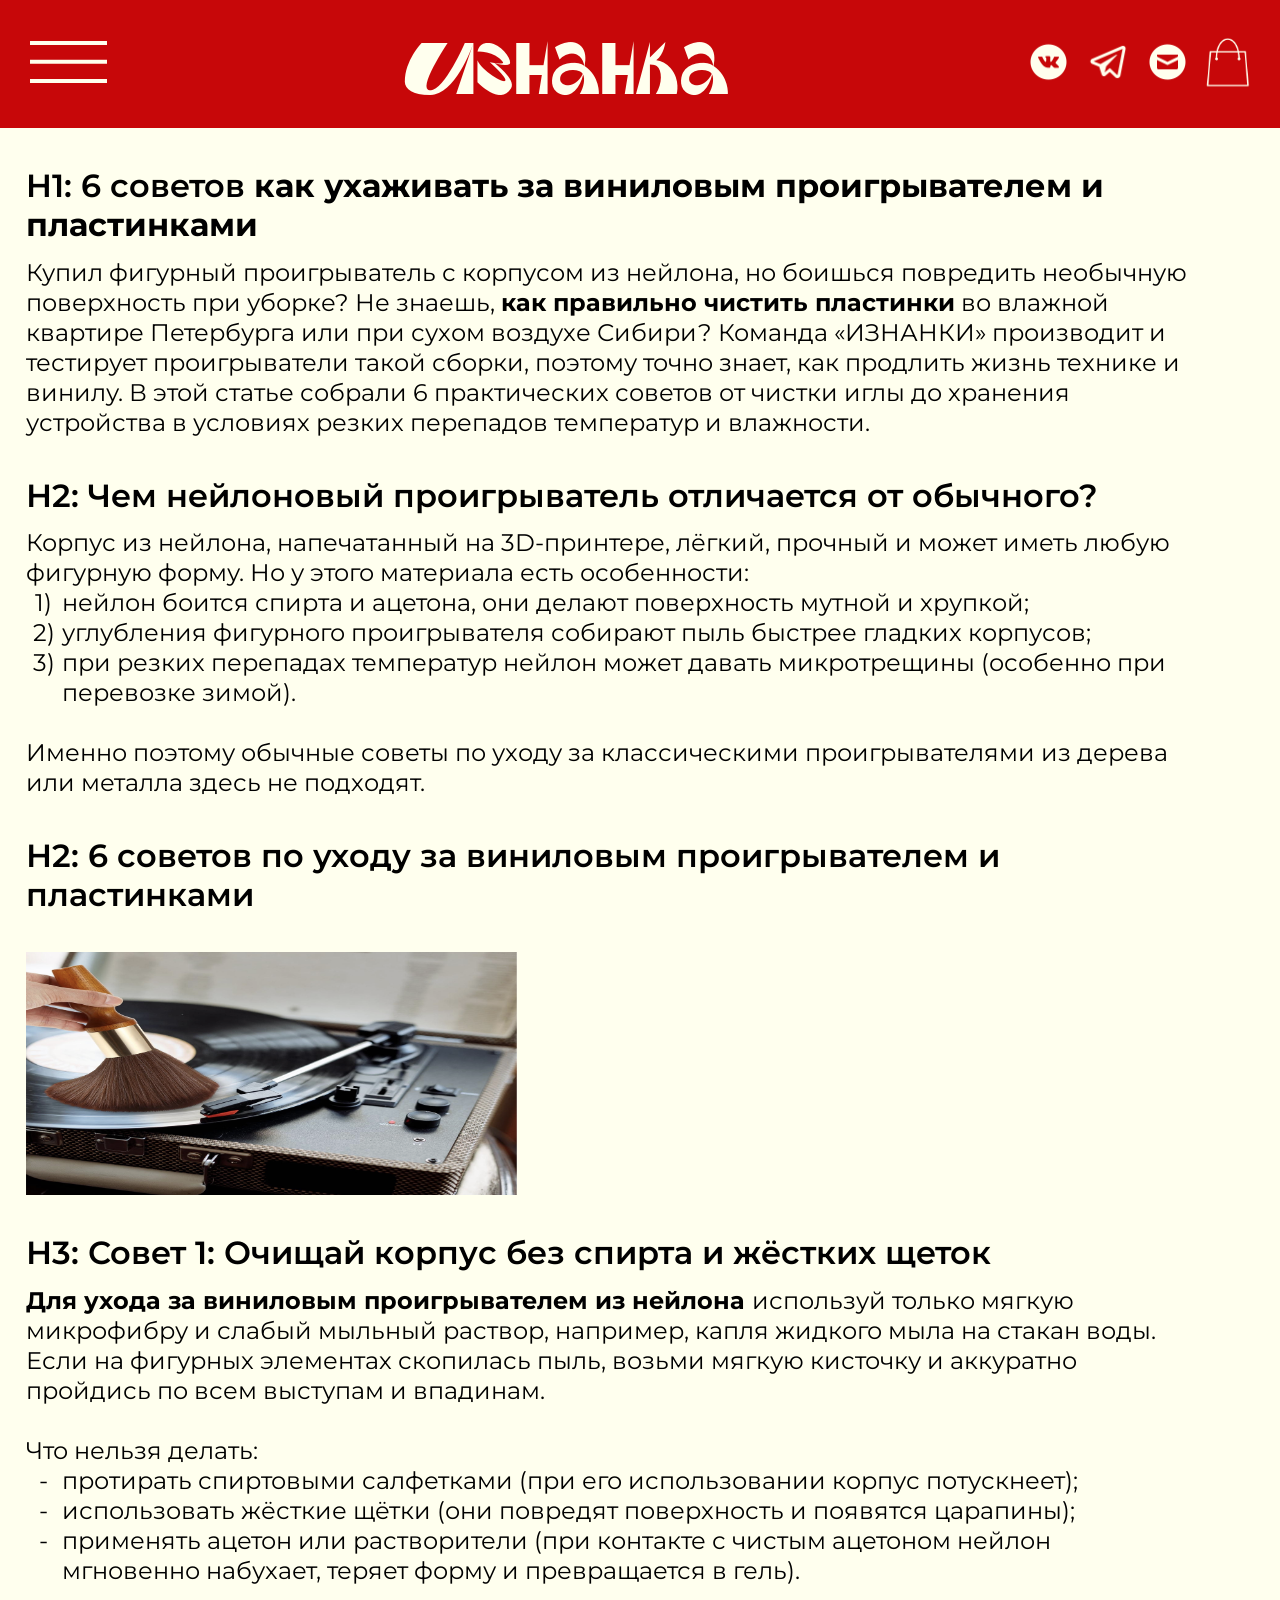
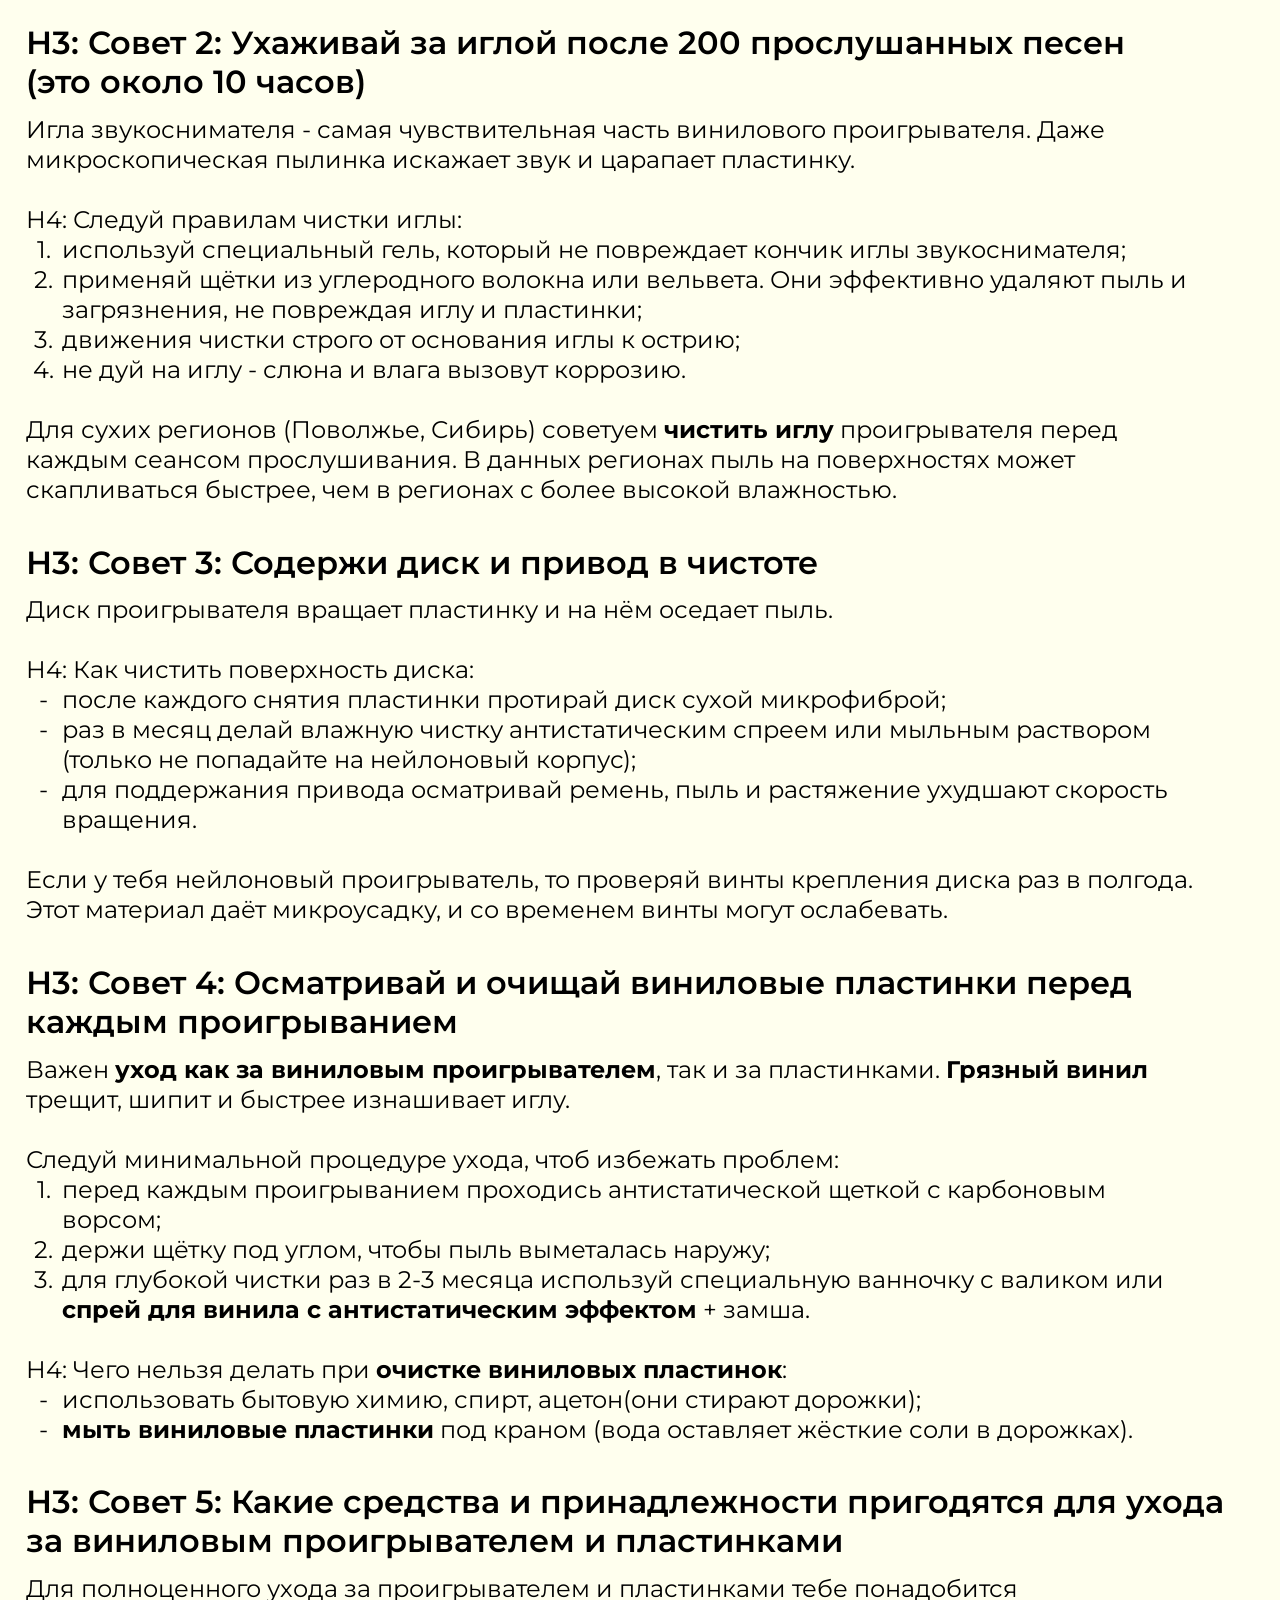
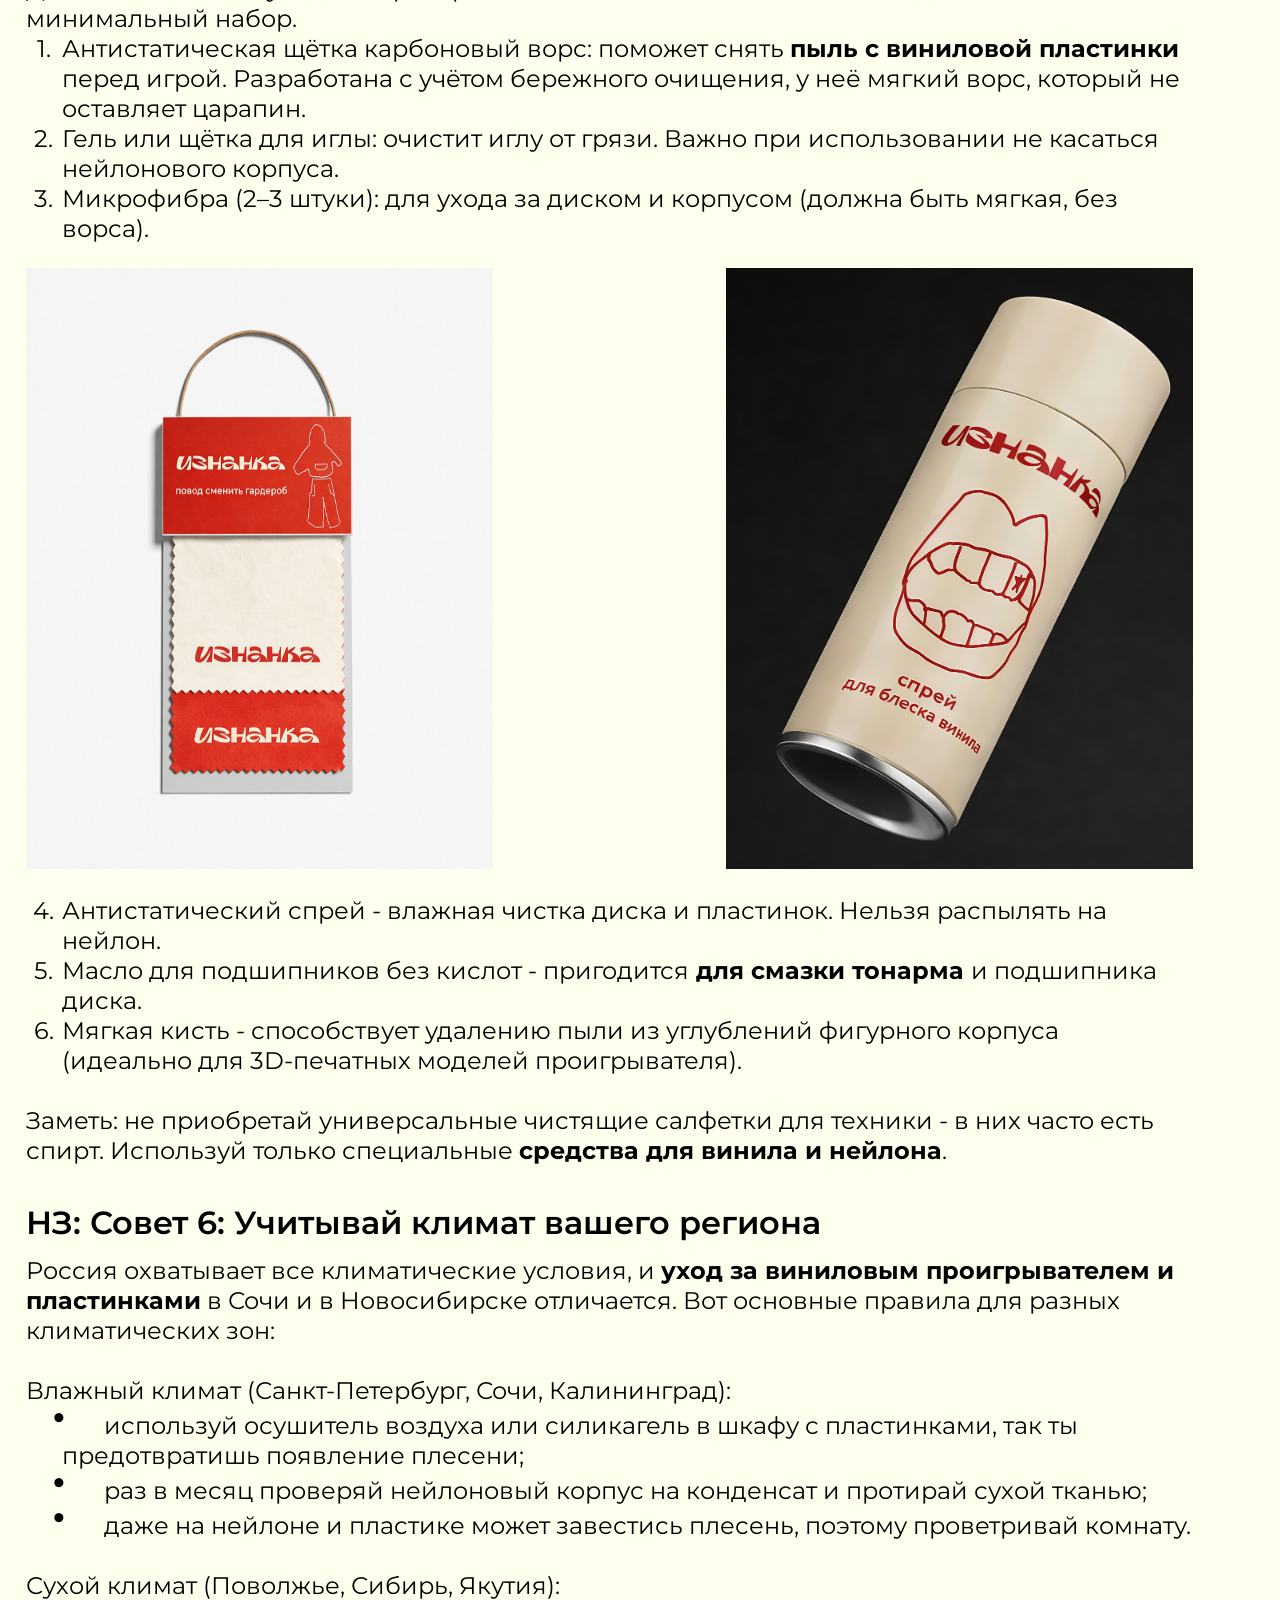
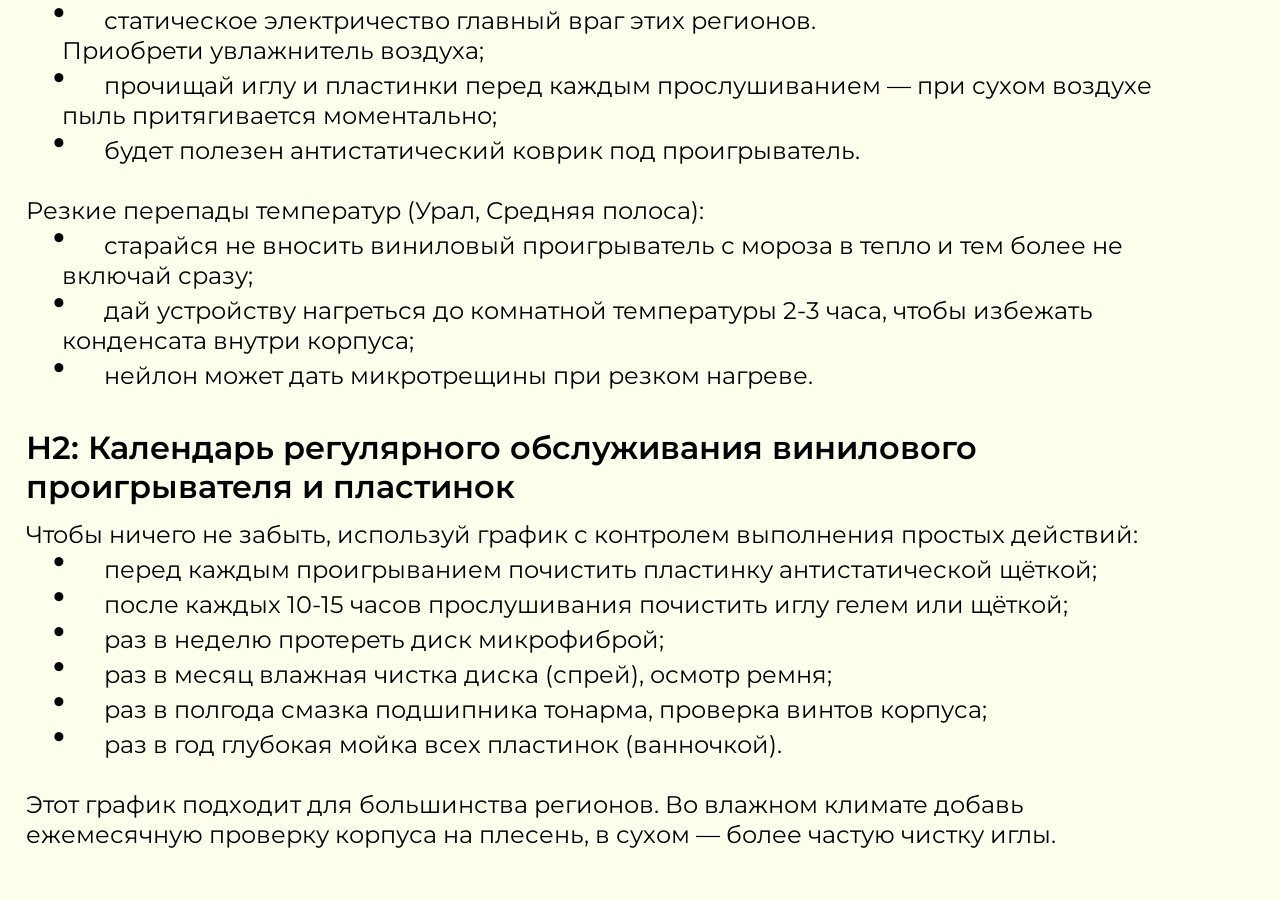
<file: 6-sovetov-kak-uhazhivatь-za-vinilovym-proigryvatelem-i-plastinkami.html>
<!DOCTYPE html>
<html lang="ru">

<head>
  <meta charset="UTF-8">
  <meta name="viewport" content="width=device-width, initial-scale=1.0">
  <title>6 советов как ухаживать за виниловым проигрывателем и пластинками</title>
  <link rel="stylesheet" href="assets/styles/articles.css">

</head>

<body>
    <div class="mobile-side-menu mobile" id="mobileMenu">
    <div class="mobile-menu-inner">
      <div class="mobile-menu-header">
        <button class="menu-close-btn" id="closeMobileMenu">&times;</button>
      </div>
      <nav class="mobile-menu-nav">
        <a id="who-is-mobile" href="index.html" class="menu-link">кто мы? чё мы?</a>
        <a id="na-mobile" href="index.html" class="menu-link">глянуть варики</a>
        <a id="delivery-mobile" href="index.html" class="menu-link">доставка</a>
        <a id="cont-mobile" href="index.html" class="menu-link">обратка, ок</a>
        <a id="question-mobile" href="index.html" class="menu-link">вот в чем вопрос</a>
                <a id="articles-mobile" href="articles.html" class="menu-link">тексты</a>

      </nav>
      <div class="mobile-menu-footer">
        <p>Изнанка — твой звук</p>
      </div>
    </div>
  </div>

  <div class="side-menu" id="sideMenu">
    <div class="menu-header">
      <button class="menu-close-btn" id="closeMenu">&times;</button>
    </div>
    <nav class="menu-nav">
      <a id="who-is" href="index.html" class="menu-link">кто мы? чё мы?</a>
      <a id="na" href="index.html" class="menu-link">глянуть варики</a>
      <a id="delivery" href="index.html" class="menu-link">доставка</a>
      <a id="cont" href="index.html" class="menu-link">обратка, ок</a>
      <a id="question" href="index.html" class="menu-link">вот в чем вопрос</a>
      <a id="articles" href="articles.html" class="menu-link">тексты</a>

    </nav>
  </div>
  <header>
    <div class="header visible" id="header">
      <div class="header-left">
        <div class="menu-icon unmobile menu-open-btn">
          <img src="assets/icons/menu-icon-reverse.svg" alt="arrow">
        </div>
      </div>

      <div class="logo">Изнанка</div>

      <div class="header-right">
        <div class="header-icons">
          <a href="https://vk.ru/club236979089"><img src="assets/icons/vk-white.svg" alt="arrow"></a>
          <a href="https://t.me/iznankazvuka"><img src="assets/icons/telegram-white.svg" alt="arrow"></a>
          <a href="varya.fedorova.06@list.ru"><img src="assets/icons/main-white.svg" alt="arrow"></a>
          <a class="cart-button"><img id="cart-icon-mobile" src="assets/icons/cart-icon-reverse.svg" alt="arrow"></a>
        </div>
      </div>
    </div>
  </header>

  <article class="container">
    <h1 class="subtitle">
      H1: 6 советов <strong> как ухаживать за виниловым проигрывателем и пластинками</strong>
    </h1>
    <div class="text-content">
      <p>Купил фигурный проигрыватель с корпусом из нейлона, но боишься повредить необычную поверхность при уборке? Не
        знаешь, <strong>как правильно чистить пластинки</strong> во влажной квартире Петербурга или при сухом воздухе
        Сибири? Команда «ИЗНАНКИ» производит и тестирует проигрыватели такой сборки, поэтому точно знает, как продлить
        жизнь
        технике и винилу. В этой статье собрали 6 практических советов от чистки иглы до хранения устройства в условиях
        резких перепадов температур и влажности.</p>
    </div>

    <h1 class="subtitle">
      Н2: Чем нейлоновый проигрыватель отличается от обычного?
    </h1>
    <div class="text-content">
      <p>Корпус из нейлона, напечатанный на 3D-принтере, лёгкий, прочный и может иметь любую фигурную форму. Но у этого
        материала есть особенности:
      <ol class="custom-counter" id="features-nylon">
        <li>нейлон боится спирта и ацетона, они делают поверхность мутной и хрупкой;</li>
        <li>углубления фигурного проигрывателя собирают пыль быстрее гладких корпусов;</li>
        <li>при резких перепадах температур нейлон может давать микротрещины (особенно при перевозке зимой).</li>
      </ol>
      <br>
      Именно поэтому обычные советы по уходу за классическими проигрывателями из дерева или металла здесь не подходят.
      </p>
    </div>

    <h1 class="subtitle">
      Н2: 6 советов по уходу за виниловым проигрывателем и пластинками
    </h1>
    <img src="assets/media/article1_img1.png" alt="arrow">

    <h1 class="subtitle">
      Н3: Совет 1: Очищай корпус без спирта и жёстких щеток
    </h1>
    <div class="text-content">
      <strong>Для ухода за виниловым проигрывателем из нейлона </strong>используй только мягкую микрофибру и слабый
      мыльный раствор,
      например, капля жидкого мыла на стакан воды. Если на фигурных элементах скопилась пыль, возьми мягкую кисточку и
      аккуратно пройдись по всем выступам и впадинам. <br> <br>
      Что нельзя делать: <br>
      <ol class="custom-counter" id="cant-do">
        <li>протирать спиртовыми салфетками (при его использовании корпус потускнеет);</li>
        <li>использовать жёсткие щётки (они повредят поверхность и появятся царапины);</li>
        <li>применять ацетон или растворители (при контакте с чистым ацетоном нейлон мгновенно набухает, теряет форму и
          превращается в гель).</li>
      </ol>
    </div>


    <h1 class="subtitle">
      Н3: Совет 2: Ухаживай за иглой после 200 прослушанных песен (это около 10 часов)
    </h1>
    <div class="text-content">
      Игла звукоснимателя - самая чувствительная часть винилового проигрывателя. Даже микроскопическая пылинка искажает
      звук и царапает пластинку. <br><br>
      Н4: Следуй правилам чистки иглы:
      <ol class="custom-counter" id="cleaning-needle">
        <li>используй специальный гель, который не повреждает кончик иглы звукоснимателя;</li>
        <li>применяй щётки из углеродного волокна или вельвета. Они эффективно удаляют пыль и загрязнения, не повреждая
          иглу и
          пластинки;</li>
        <li>движения чистки строго от основания иглы к острию;</li>
        <li>не дуй на иглу - слюна и влага вызовут коррозию.</li>
      </ol>
      <br>
      Для сухих регионов (Поволжье, Сибирь) советуем <strong>чистить иглу</strong> проигрывателя перед каждым сеансом
      прослушивания. В
      данных регионах пыль на поверхностях может скапливаться быстрее, чем в регионах с более высокой влажностью.
    </div>

    <h1 class="subtitle">
      Н3: Совет 3: Содержи диск и привод в чистоте
    </h1>
    <div class="text-content">
      Диск проигрывателя вращает пластинку и на нём оседает пыль.<br><br>
      Н4: Как чистить поверхность диска:
      <ol class="custom-counter" id="disk-cleaning">
        <li>после каждого снятия пластинки протирай диск сухой микрофиброй;</li>
        <li>раз в месяц делай влажную чистку антистатическим спреем или мыльным раствором (только не попадайте на
          нейлоновый корпус);</li>
        <li>для поддержания привода осматривай ремень, пыль и растяжение ухудшают скорость вращения.</li>
      </ol>
      <br>
      Если у тебя нейлоновый проигрыватель, то проверяй винты крепления диска раз в полгода. Этот материал даёт
      микроусадку, и со временем винты могут ослабевать.
    </div>

    <h1 class="subtitle">
      Н3: Совет 4: Осматривай и очищай виниловые пластинки перед каждым проигрыванием
    </h1>
    <div class="text-content">
      Важен <strong>уход как за виниловым проигрывателем</strong>, так и за пластинками. <strong>Грязный винил</strong>
      трещит, шипит и быстрее изнашивает иглу. <br><br>
      Следуй минимальной процедуре ухода, чтоб избежать проблем:
      <ol class="custom-counter" id="vinyl-rules">
        <li>перед каждым проигрыванием проходись антистатической щеткой с карбоновым ворсом;</li>
        <li>держи щётку под углом, чтобы пыль выметалась наружу;</li>
        <li>для глубокой чистки раз в 2-3 месяца используй специальную ванночку с валиком или <strong>спрей для винила с
            антистатическим эффектом</strong> + замша.</li>
      </ol>
      <br>
      Н4: Чего нельзя делать при <strong>очистке виниловых пластинок</strong>:
      <ol class="custom-counter" id="vinyl-donts">
        <li>использовать бытовую химию, спирт, ацетон(они стирают дорожки);</li>
        <li><strong>мыть виниловые пластинки</strong> под краном (вода оставляет жёсткие соли в дорожках).</li>
      </ol>
    </div>

    <h1 class="subtitle" style="width: 100%;">
      Н3: Совет 5: Какие средства и принадлежности пригодятся для ухода за виниловым проигрывателем и пластинками
    </h1>
    <div class="text-content">
      Для полноценного ухода за проигрывателем и пластинками тебе понадобится минимальный набор.
      <ol class="custom-counter" id="tools-list">
        <li>Антистатическая щётка карбоновый ворс: поможет снять <strong>пыль с виниловой пластинки </strong>перед игрой. Разработана с
          учётом бережного очищения, у неё мягкий ворс, который не оставляет царапин. </li>
        <li>Гель или щётка для иглы: очистит иглу от грязи. Важно при использовании не касаться нейлонового корпуса.
        </li>
        <li>Микрофибра (2–3 штуки): для ухода за диском и корпусом (должна быть мягкая, без ворса).</li>
        <div style="display: flex; justify-content: space-between;">
          <img src="assets/media/article1_img2.png" alt="arrow">
          <img src="assets/media/article1_img3.png" alt="arrow">
        </div>
        <li>Антистатический спрей - влажная чистка диска и пластинок. Нельзя распылять на нейлон.</li>
        <li>Масло для подшипников без кислот - пригодится<strong> для смазки тонарма </strong>и подшипника диска.</li>
        <li>Мягкая кисть - способствует удалению пыли из углублений фигурного корпуса (идеально для 3D-печатных моделей проигрывателя).</li>
      </ol>
      <br>
      Заметь: не приобретай универсальные чистящие салфетки для техники - в них часто есть спирт. Используй только специальные <strong>средства для винила и нейлона</strong>.
    </div>
<h1 class="subtitle">
      НЗ: Совет 6: Учитывай климат вашего региона 
    </h1>
    <div class="text-content">
      Россия охватывает все климатические условия, и <strong> уход за виниловым проигрывателем и пластинками</strong> в Сочи и в Новосибирске отличается. 
      Вот основные правила для разных климатических зон:  <br><br>
      
      Влажный климат (Санкт-Петербург, Сочи, Калининград): 
      <ol class="custom-counter" id="climate-wet">
        <li>используй осушитель воздуха или силикагель в шкафу с пластинками, так ты предотвратишь появление плесени; </li>
        <li>раз в месяц проверяй нейлоновый корпус на конденсат и протирай сухой тканью; </li>
        <li>даже на нейлоне и пластике может завестись плесень, поэтому проветривай комнату. </li>
      </ol>
      <br>
      
      Сухой климат (Поволжье, Сибирь, Якутия):  <br>
      <ol class="custom-counter" id="climate-dry">
        <li>статическое электричество главный враг этих регионов. <br>Приобрети увлажнитель воздуха; </li>
        <li>прочищай иглу и пластинки перед каждым прослушиванием — при сухом воздухе пыль притягивается моментально; </li>
        <li>будет полезен антистатический коврик под проигрыватель. </li>
      </ol>
      <br>
      
      Резкие перепады температур (Урал, Средняя полоса): 
      <ol class="custom-counter" id="climate-temp">
        <li>старайся не вносить виниловый проигрыватель с мороза в тепло и тем более не включай сразу; </li>
        <li>дай устройству нагреться до комнатной температуры 2-3 часа, чтобы избежать конденсата внутри корпуса; </li>
        <li>нейлон может дать микротрещины при резком нагреве. </li>
      </ol>
    </div>

    <h1 class="subtitle">
      Н2: Календарь регулярного обслуживания винилового проигрывателя и пластинок 
    </h1>
    <div class="text-content">
      Чтобы ничего не забыть, используй график с контролем выполнения простых действий: 
      <ol class="custom-counter" id="final-calendar">
        <li>перед каждым проигрыванием почистить пластинку антистатической щёткой; </li>
        <li>после каждых 10-15 часов прослушивания почистить иглу гелем или щёткой; </li>
        <li>раз в неделю протереть диск микрофиброй; </li>
        <li>раз в месяц влажная чистка диска (спрей), осмотр ремня; </li>
        <li>раз в полгода смазка подшипника тонарма, проверка винтов корпуса; </li>
        <li>раз в год глубокая мойка всех пластинок (ванночкой). </li>
      </ol>
      <br>
      Этот график подходит для большинства регионов.  Во влажном климате добавь ежемесячную проверку корпуса на плесень, в сухом — более частую чистку иглы. 
    </div>
  </article>
  <div class="menu-overlay" id="menuOverlay"></div>
  <div class="menu-overlay" id="menuMobileOverlay"></div>
  <div class="menu-overlay" id="cartOverlay"></div>
    <div class="cart-modal" id="cartModal">
    <div class="cart-header">
      <h2 class="cart-title">корзина</h2>
      <button class="cart-close-btn" id="closeCart">&times;</button>
    </div>

    <div class="cart-content">
      <!-- Пример товара -->
      <div class="cart-item">
        <img src="/assets/media/player.png" alt="" class="cart-item-img">
        <div class="cart-item-info">
          <span class="cart-item-name">проигрыватель «изнанка»</span>
          <span class="cart-item-price">15 000 ₽</span>
        </div>
        <button class="cart-item-remove">&times;</button>
      </div>

      <!-- Если корзина пуста -->
      <!-- <p class="empty-msg">пока пусто, навали стиля!</p> -->
    </div>

    <div class="cart-footer">
      <div class="cart-total">
        <span>итого:</span>
        <span>15 000 ₽</span>
      </div>
      <button class="cart-checkout-btn">оформить подгон</button>
    </div>
  </div>
    <script src="assets/js/header_app.js"></script>

</body>

</html>
</file>
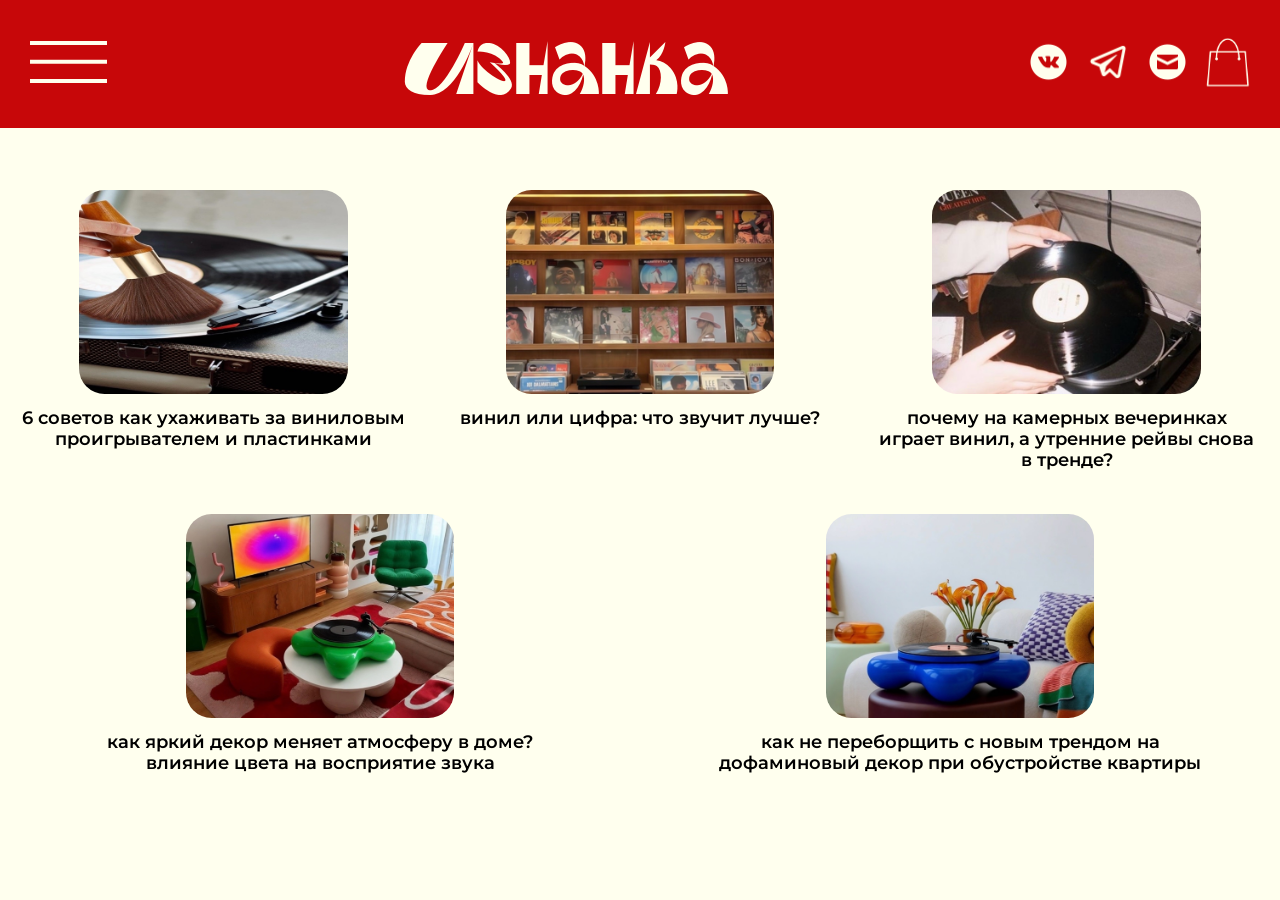
<file: articles.html>
<!DOCTYPE html>
<html lang="ru">

<head>
  <meta charset="UTF-8">
  <meta name="viewport" content="width=device-width, initial-scale=1.0">
  <title>тексты</title>
  <link rel="stylesheet" href="assets/styles/articles.css">

</head>

<body>

  <div class="mobile-side-menu mobile" id="mobileMenu">
    <div class="mobile-menu-inner">
      <div class="mobile-menu-header">
        <button class="menu-close-btn" id="closeMobileMenu">&times;</button>
      </div>
      <nav class="mobile-menu-nav">
        <a id="who-is-mobile" href="index.html" class="menu-link">кто мы? чё мы?</a>
        <a id="na-mobile" href="index.html" class="menu-link">глянуть варики</a>
        <a id="delivery-mobile" href="index.html" class="menu-link">доставка</a>
        <a id="cont-mobile" href="index.html" class="menu-link">обратка, ок</a>
        <a id="question-mobile" href="index.html" class="menu-link">вот в чем вопрос</a>
                <a id="articles-mobile" href="articles.html" class="menu-link">тексты</a>

      </nav>
      <div class="mobile-menu-footer">
        <p>Изнанка — твой звук</p>
      </div>
    </div>
  </div>

  <div class="side-menu" id="sideMenu">
    <div class="menu-header">
      <button class="menu-close-btn" id="closeMenu">&times;</button>
    </div>
    <nav class="menu-nav">
      <a id="who-is" href="index.html" class="menu-link">кто мы? чё мы?</a>
      <a id="na" href="index.html" class="menu-link">глянуть варики</a>
      <a id="delivery" href="index.html" class="menu-link">доставка</a>
      <a id="cont" href="index.html" class="menu-link">обратка, ок</a>
      <a id="question" href="index.html" class="menu-link">вот в чем вопрос</a>
      <a id="articles" href="articles.html" class="menu-link">тексты</a>

    </nav>
  </div>
  <div class="menu-overlay" id="menuOverlay"></div>
  <div class="menu-overlay" id="menuMobileOverlay"></div>
  <div class="menu-overlay" id="cartOverlay"></div>
  <header>
    <div class="header visible" id="header">
      <div class="header-left">
        <div class="menu-icon unmobile menu-open-btn">
          <img src="assets/icons/menu-icon-reverse.svg" alt="arrow">
        </div>
      </div>

      <div class="logo">Изнанка</div>

      <div class="header-right">
        <div class="header-icons">
          <a href="https://vk.ru/club236979089"><img src="assets/icons/vk-white.svg" alt="arrow"></a>
          <a href="https://t.me/iznankazvuka"><img src="assets/icons/telegram-white.svg" alt="arrow"></a>
          <a href="varya.fedorova.06@list.ru"><img src="assets/icons/main-white.svg" alt="arrow"></a>
          <a class="cart-button"><img id="cart-icon-mobile" src="assets/icons/cart-icon-reverse.svg" alt="arrow"></a>
        </div>
      </div>
    </div>
  </header>

  <div class="articles ">
    <div class="articles-row desktop">
      <a class="articles-item" href="6-sovetov-kak-uhazhivatь-za-vinilovym-proigryvatelem-i-plastinkami.html">
        <img src="assets/media/article_img1.png" alt="">
        <p>6 советов как ухаживать за виниловым проигрывателем и пластинками</p>
      </a>

      <a class="articles-item" href="vinil-ili-cifra-chto-zvuchit-luchshe.html">
        <img src="assets/media/article_img2.png" alt="">
        <p>винил или цифра: что звучит лучше?</p>
      </a>

      <a class="articles-item" href="pochemu-na-kamernyh-vecherinkah-igraet-vinil.html">
        <img src="assets/media/article_img3.png" alt="">
        <p>почему на камерных вечеринках играет винил, а утренние рейвы снова в тренде?</p>
      </a>
    </div>
    <div class="articles-row desktop">
      <a class="articles-item" href="kak-yarkij-dekor-menyaet-atmosferu-v-dome.html">
        <img src="assets/media/article_img4.png" alt="">
        <p style="width: 130%;">как яркий декор меняет атмосферу в доме? влияние цвета на восприятие звука</p>
      </a>
      <a class="articles-item" href="kak-ne-pereborshitь-s-dofaminovym-dekorom.html">
        <img src="assets/media/article_img5.png" alt="">
        <p style="width: 130%;">как не переборщить с новым трендом на дофаминовый декор при обустройстве квартиры</p>
      </a>
    </div>


    <div class="articles-row mobile">
      <a class="articles-item" href="6-sovetov-kak-uhazhivatь-za-vinilovym-proigryvatelem-i-plastinkami.html">
        <img src="assets/media/article_img1.png" alt="">
        <p>6 советов как ухаживать за виниловым проигрывателем и пластинками</p>
      </a>

      <a class="articles-item" href="vinil-ili-cifra-chto-zvuchit-luchshe.html">
        <img src="assets/media/article_img2.png" alt="">
        <p>винил или цифра: что звучит лучше?</p>
      </a>

      <a class="articles-item" href="pochemu-na-kamernyh-vecherinkah-igraet-vinil.html">
        <img src="assets/media/article_img3.png" alt="">
        <p>почему на камерных вечеринках играет винил, а утренние рейвы снова в тренде?</p>
      </a>
      <a class="articles-item" href="kak-yarkij-dekor-menyaet-atmosferu-v-dome.html">
        <img src="assets/media/article_img4.png" alt="">
        <p class="double-width">как яркий декор меняет атмосферу в доме? влияние цвета на восприятие звука</p>
      </a>
      <a class="articles-item" href="kak-ne-pereborshitь-s-dofaminovym-dekorom.html">
        <img src="assets/media/article_img5.png" alt="">
        <p class="double-width">как не переборщить с новым трендом на дофаминовый декор при обустройстве квартиры</p>
      </a>
    </div>
  </div>

  <!-- Модальное окно корзины -->
  <div class="cart-modal" id="cartModal">
    <div class="cart-header">
      <h2 class="cart-title">корзина</h2>
      <button class="cart-close-btn" id="closeCart">&times;</button>
    </div>

    <div class="cart-content">
      <!-- Пример товара -->
      <div class="cart-item">
        <img src="/assets/media/player.png" alt="" class="cart-item-img">
        <div class="cart-item-info">
          <span class="cart-item-name">проигрыватель «изнанка»</span>
          <span class="cart-item-price">15 000 ₽</span>
        </div>
        <button class="cart-item-remove">&times;</button>
      </div>

      <!-- Если корзина пуста -->
      <!-- <p class="empty-msg">пока пусто, навали стиля!</p> -->
    </div>

    <div class="cart-footer">
      <div class="cart-total">
        <span>итого:</span>
        <span>15 000 ₽</span>
      </div>
      <button class="cart-checkout-btn">оформить подгон</button>
    </div>
  </div>
  <script src="assets/js/header_app.js"></script>

</body>

</html>
</file>
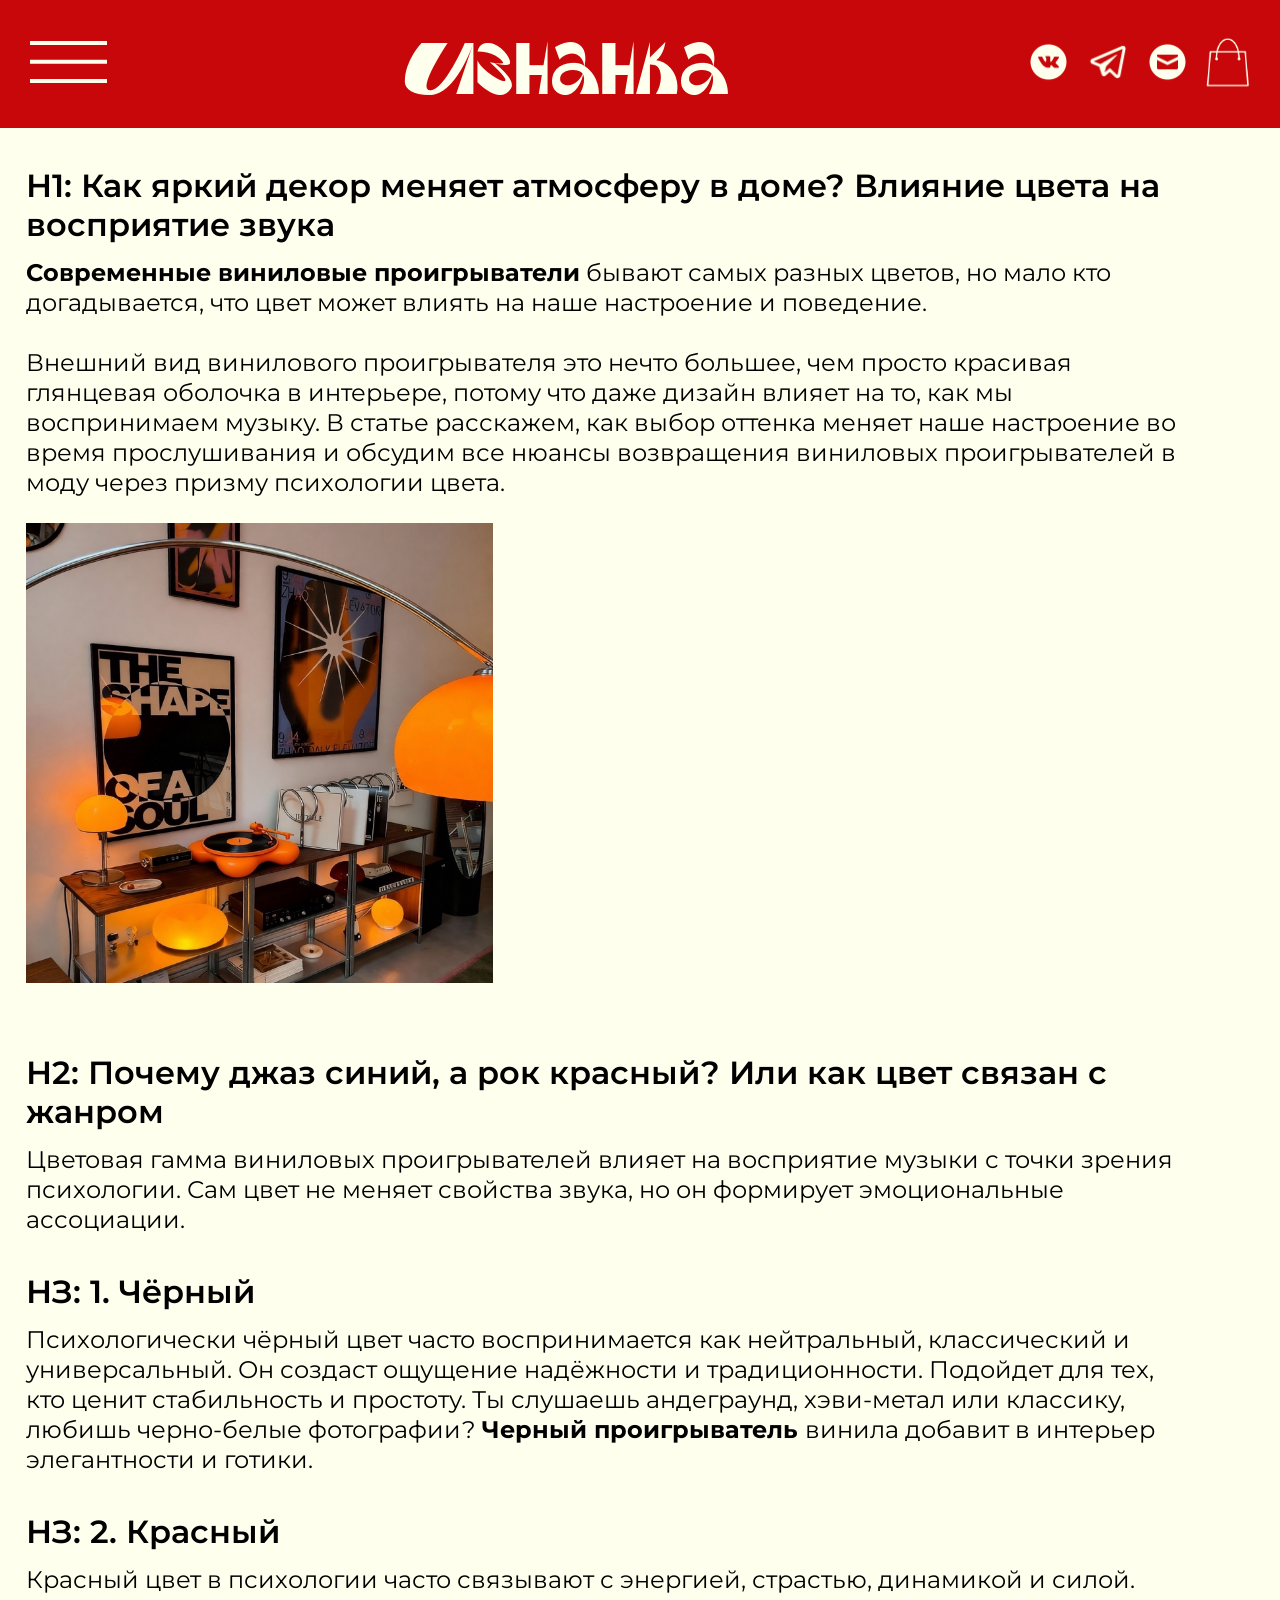
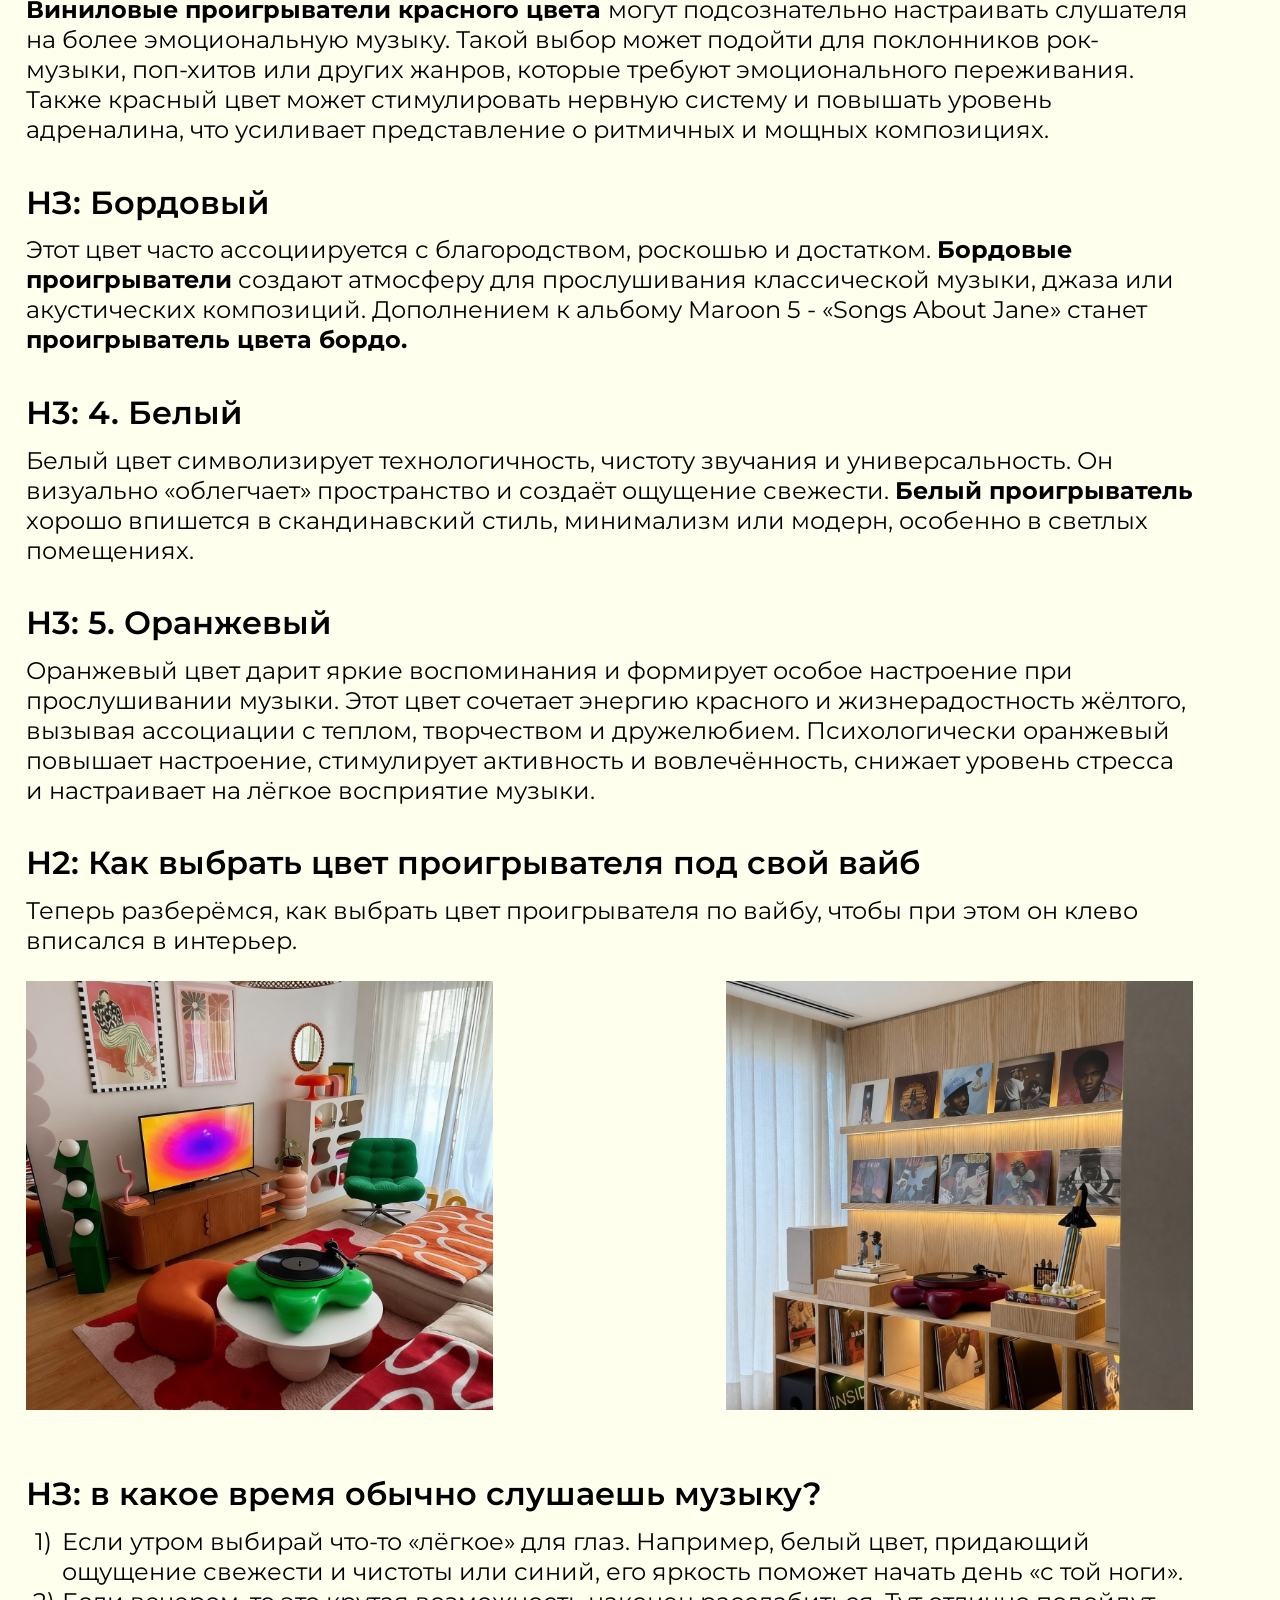
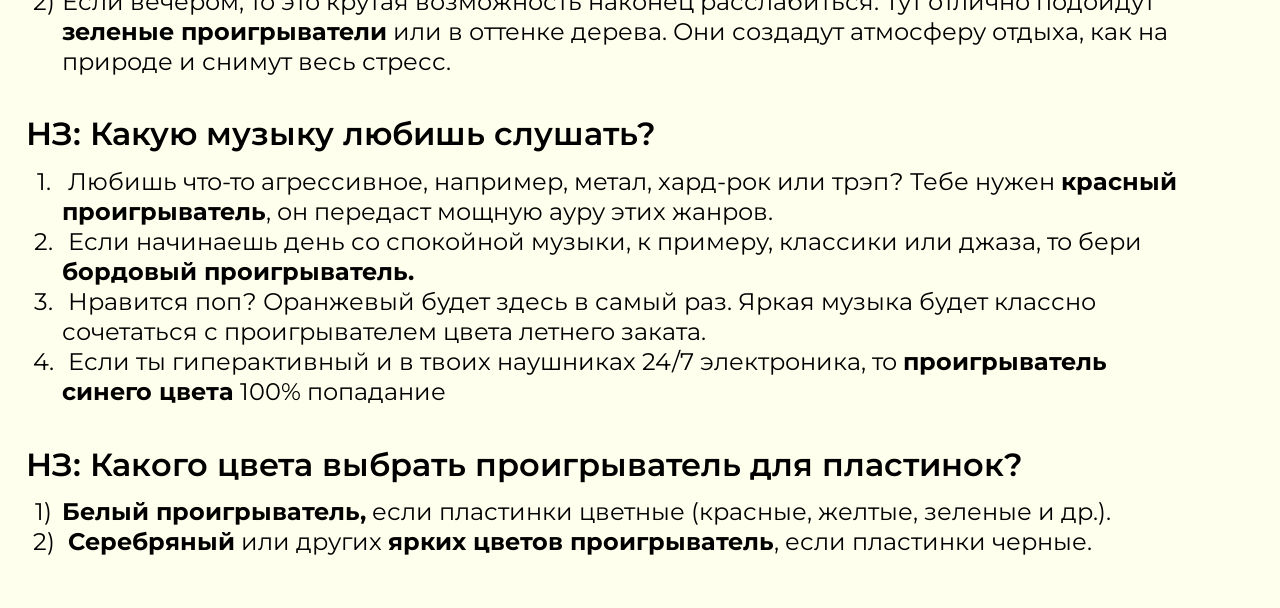
<file: kak-yarkij-dekor-menyaet-atmosferu-v-dome.html>
<!DOCTYPE html>
<html lang="ru">

<head>
    <meta charset="UTF-8">
    <meta name="viewport" content="width=device-width, initial-scale=1.0">
    <title>Как яркий декор меняет атмосферу в доме?</title>
    <link rel="stylesheet" href="assets/styles/articles.css">
</head>

<body>
      <div class="mobile-side-menu mobile" id="mobileMenu">
    <div class="mobile-menu-inner">
      <div class="mobile-menu-header">
        <button class="menu-close-btn" id="closeMobileMenu">&times;</button>
      </div>
      <nav class="mobile-menu-nav">
        <a id="who-is-mobile" href="index.html" class="menu-link">кто мы? чё мы?</a>
        <a id="na-mobile" href="index.html" class="menu-link">глянуть варики</a>
        <a id="delivery-mobile" href="index.html" class="menu-link">доставка</a>
        <a id="cont-mobile" href="index.html" class="menu-link">обратка, ок</a>
        <a id="question-mobile" href="index.html" class="menu-link">вот в чем вопрос</a>
                <a id="articles-mobile" href="articles.html" class="menu-link">тексты</a>

      </nav>
      <div class="mobile-menu-footer">
        <p>Изнанка — твой звук</p>
      </div>
    </div>
  </div>

  <div class="side-menu" id="sideMenu">
    <div class="menu-header">
      <button class="menu-close-btn" id="closeMenu">&times;</button>
    </div>
    <nav class="menu-nav">
      <a id="who-is" href="index.html" class="menu-link">кто мы? чё мы?</a>
      <a id="na" href="index.html" class="menu-link">глянуть варики</a>
      <a id="delivery" href="index.html" class="menu-link">доставка</a>
      <a id="cont" href="index.html" class="menu-link">обратка, ок</a>
      <a id="question" href="index.html" class="menu-link">вот в чем вопрос</a>
      <a id="articles" href="articles.html" class="menu-link">тексты</a>

    </nav>
  </div>
    <header>
        <div class="header visible" id="header">
            <div class="header-left">
                <div class="menu-icon unmobile menu-open-btn">
                    <img src="assets/icons/menu-icon-reverse.svg" alt="menu">
                </div>
            </div>

            <div class="logo">Изнанка</div>

            <div class="header-right">
                <div class="header-icons">
                    <a href="https://vk.ru/club236979089"><img src="assets/icons/vk-white.svg" alt="vk"></a>
                    <a href="https://t.me/iznankazvuka"><img src="assets/icons/telegram-white.svg" alt="telegram"></a>
                    <a href="mailto:varya.fedorova.06@list.ru"><img src="assets/icons/main-white.svg" alt="mail"></a>
                    <a class="cart-button"><img id="cart-icon-mobile" src="assets/icons/cart-icon-reverse.svg"
                            alt="cart"></a>
                </div>
            </div>
        </div>
    </header>

    <article class="container">

        <h1 class="subtitle">
            Н1: Как яркий декор меняет атмосферу в доме? Влияние цвета на восприятие звука
        </h1>

        <div class="text-content">
            <p><strong>Современные виниловые проигрыватели</strong> бывают самых разных цветов, но мало кто
                догадывается, что цвет может
                влиять на наше настроение и поведение.</p>
            <br>
            <p>Внешний вид винилового проигрывателя это нечто большее, чем просто красивая глянцевая оболочка в
                интерьере, потому что даже дизайн влияет на то, как мы воспринимаем музыку. В статье расскажем, как
                выбор оттенка меняет наше настроение во время прослушивания и обсудим все нюансы возвращения виниловых
                проигрывателей в моду через призму психологии цвета.</p>
            <img src="assets/media/article5_img1.png" alt="">
        </div>

        <h1 class="subtitle">
            Н2: Почему джаз синий, а рок красный? Или как цвет связан с жанром
        </h1>

        <div class="text-content">
            <p>Цветовая гамма виниловых проигрывателей влияет на восприятие музыки с точки зрения психологии. Сам цвет
                не меняет свойства звука, но он формирует эмоциональные ассоциации.</p>
        </div>

        <h1 class="subtitle">
            НЗ: 1. Чёрный
        </h1>
        <div class="text-content">
            <p>Психологически чёрный цвет часто воспринимается как нейтральный, классический и универсальный. Он создаст
                ощущение надёжности и традиционности. Подойдет для тех, кто ценит стабильность и простоту. Ты слушаешь
                андеграунд, хэви-метал или классику, любишь черно-белые фотографии? <strong>Черный проигрыватель
                </strong>винила добавит
                в интерьер элегантности и готики.</p>
        </div>

        <h1 class="subtitle">
            НЗ: 2. Красный
        </h1>
        <div class="text-content">
            <p>Красный цвет в психологии часто связывают с энергией, страстью, динамикой и силой. <strong>Виниловые
                    проигрыватели красного цвета </strong>могут подсознательно настраивать слушателя на более
                эмоциональную музыку.
                Такой выбор может подойти для поклонников рок-музыки, поп-хитов или других жанров, которые требуют
                эмоционального переживания. Также красный цвет может стимулировать нервную систему и повышать уровень
                адреналина, что усиливает представление о ритмичных и мощных композициях.</p>
        </div>

        <h1 class="subtitle">
            НЗ: Бордовый
        </h1>
        <div class="text-content">
            <p>Этот цвет часто ассоциируется с благородством, роскошью и достатком. <strong>Бордовые
                    проигрыватели</strong> создают
                атмосферу для прослушивания классической музыки, джаза или акустических композиций. Дополнением к
                альбому Maroon 5 - «Songs About Jane» станет <strong>проигрыватель цвета бордо.</strong></p>
        </div>

        <h1 class="subtitle">
            Н3: 4. Белый
        </h1>
        <div class="text-content">
            <p>Белый цвет символизирует технологичность, чистоту звучания и универсальность. Он визуально «облегчает»
                пространство и создаёт ощущение свежести. <strong>Белый проигрыватель </strong>хорошо впишется в
                скандинавский стиль,
                минимализм или модерн, особенно в светлых помещениях.</p>
        </div>

        <h1 class="subtitle">
            Н3: 5. Оранжевый
        </h1>
        <div class="text-content">
            <p>Оранжевый цвет дарит яркие воспоминания и формирует особое настроение при прослушивании музыки. Этот цвет
                сочетает энергию красного и жизнерадостность жёлтого, вызывая ассоциации с теплом, творчеством и
                дружелюбием. Психологически оранжевый повышает настроение, стимулирует активность и вовлечённость,
                снижает уровень стресса и настраивает на лёгкое восприятие музыки.</p>
        </div>

        <h1 class="subtitle">
            Н2: Как выбрать цвет проигрывателя под свой вайб
        </h1>
        <div class="text-content">
            <p>Теперь разберёмся, как выбрать цвет проигрывателя по вайбу, чтобы при этом он клево вписался в интерьер.
            </p>
            <div style="display: flex; justify-content: space-between;">
                <img src="assets/media/article5_img2.png" alt="">
                <img src="assets/media/article5_img3.png" alt="">
            </div>
        </div>

        <h1 class="subtitle">
            НЗ: в какое время обычно слушаешь музыку?
        </h1>
        <div class="text-content">
            <ol class="custom-counter counter-num2">
                <li>Если утром выбирай что-то «лёгкое» для глаз. Например, белый цвет, придающий ощущение свежести и
                    чистоты или синий, его яркость поможет начать день «с той ноги».</li>
                <li>Если вечером, то это крутая возможность наконец расслабиться. Тут отлично подойдут <strong>зеленые
                        проигрыватели</strong> или в оттенке дерева. Они создадут атмосферу отдыха, как на природе и
                    снимут весь
                    стресс.</li>
            </ol>
        </div>

        <h1 class="subtitle">
            НЗ: Какую музыку любишь слушать?
        </h1>
        <div class="text-content">
            <ol class="custom-counter" id="cleaning-needle">
                <li> Любишь что-то агрессивное, например, метал, хард‑рок или трэп? Тебе нужен <strong>красный
                        проигрыватель</strong>, он передаст мощную ауру этих жанров.
                </li>
                <li> Если начинаешь день со спокойной музыки, к примеру, классики или джаза, то бери <strong>бордовый
                        проигрыватель.</strong>
                </li>
                <li>
                 Нравится поп? Оранжевый будет здесь в самый раз. Яркая музыка будет классно сочетаться с
                    проигрывателем цвета летнего заката.
                </li>
                <li>
                    Если ты гиперактивный и в твоих наушниках 24/7 электроника, то <strong>проигрыватель синего
                        цвета</strong> 100% попадание
                </li>
            </ol>
        </div>

        <h1 class="subtitle">
            НЗ: Какого цвета выбрать проигрыватель для пластинок?
        </h1>
        <div class="text-content">
            <ol class="custom-counter" id="features-nylon">
                <li><strong>Белый проигрыватель,</strong> если пластинки цветные (красные, желтые, зеленые и др.).</li>
                <li> <strong>Серебряный</strong> или других <strong>ярких цветов проигрыватель</strong>, если пластинки черные.</li>
            </ol>
        </div>

       
    </article>
      <div class="menu-overlay" id="menuOverlay"></div>
  <div class="menu-overlay" id="menuMobileOverlay"></div>
  <div class="menu-overlay" id="cartOverlay"></div>
  <div class="cart-modal" id="cartModal">
    <div class="cart-header">
      <h2 class="cart-title">корзина</h2>
      <button class="cart-close-btn" id="closeCart">&times;</button>
    </div>

    <div class="cart-content">
      <!-- Пример товара -->
      <div class="cart-item">
        <img src="/assets/media/player.png" alt="" class="cart-item-img">
        <div class="cart-item-info">
          <span class="cart-item-name">проигрыватель «изнанка»</span>
          <span class="cart-item-price">15 000 ₽</span>
        </div>
        <button class="cart-item-remove">&times;</button>
      </div>

      <!-- Если корзина пуста -->
      <!-- <p class="empty-msg">пока пусто, навали стиля!</p> -->
    </div>

    <div class="cart-footer">
      <div class="cart-total">
        <span>итого:</span>
        <span>15 000 ₽</span>
      </div>
      <button class="cart-checkout-btn">оформить подгон</button>
    </div>
  </div>
    <script src="assets/js/header_app.js"></script>
</body>

</html>
</file>
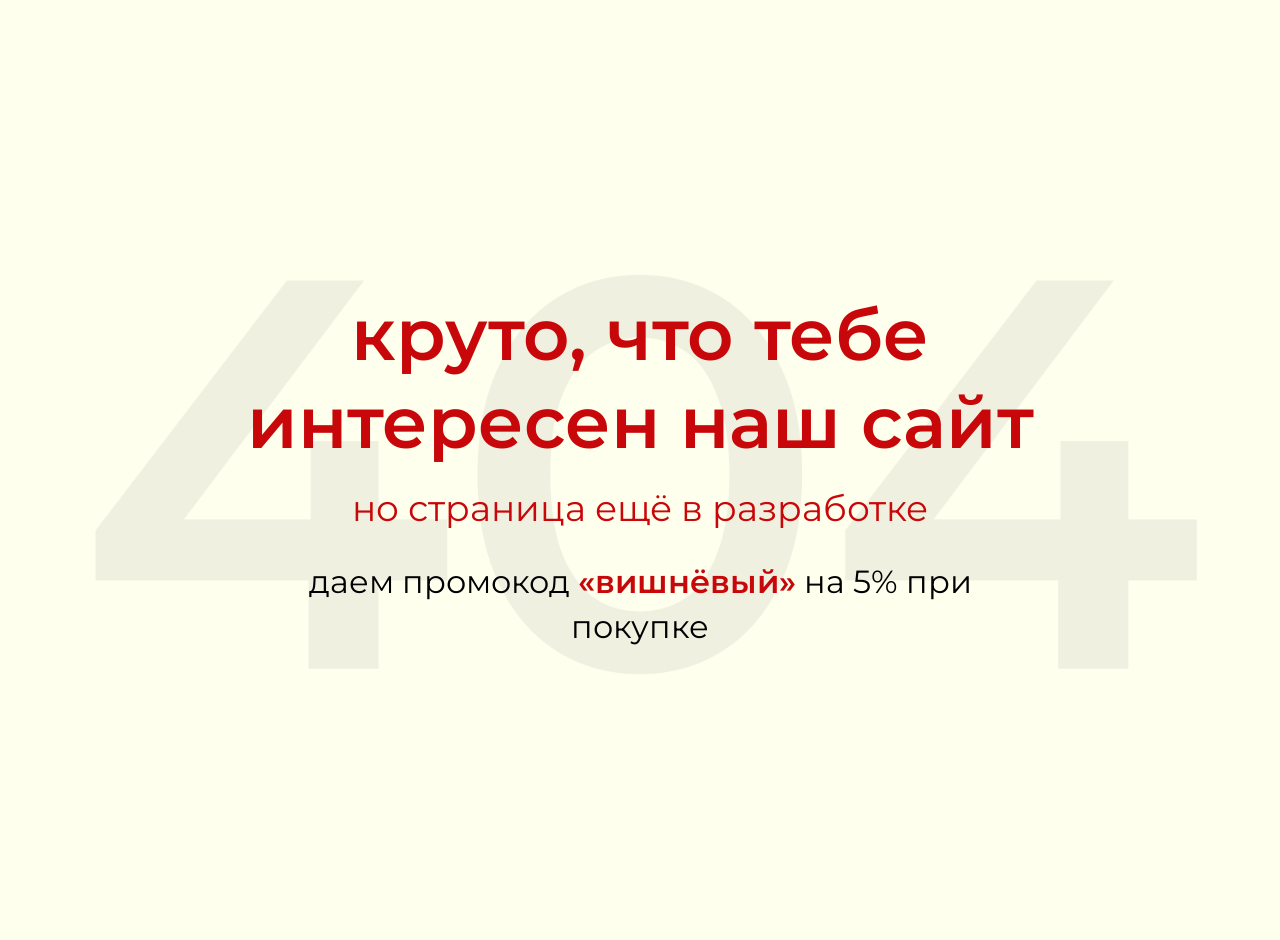
<file: page_not_found.html>
<!DOCTYPE html>
<html lang="ru">

<head>
  <meta charset="UTF-8">
  <meta name="viewport" content="width=device-width, initial-scale=1.0">
  <title>Страница не найдена</title>

  <style>
    @font-face {
      font-family: 'Montserrat';
      src: url("/assets/fonts/Montserrat-Regular.ttf") format('truetype');
      font-weight: 500;
      font-display: swap;
    }

    @font-face {
      font-family: 'Montserrat';
      src: url("/assets/fonts/Montserrat-SemiBold.ttf") format('truetype');
      font-weight: 600;
      font-display: swap;
    }

    body {
      margin: 0;
      min-height: 100vh;
      padding: 20px;

      display: flex;
      flex-direction: column;
      justify-content: center;
      align-items: center;

      background-color: #FFFFEE;
      background-image: url('/assets/media/404.png');
      background-size: contain;
      background-position: center;
      background-repeat: no-repeat;

      font-family: 'Montserrat', sans-serif;
      text-align: center;
    }

    .title {
      font-size: clamp(28px, 6vw, 72px);
      font-weight: 600;
      color: #C70709;
      max-width: 900px;
      margin-bottom: 20px;
    }

    .subtitle {
      font-size: clamp(18px, 4.5vw, 36px);
      font-weight: 500;
      color: #C70709;
      margin-bottom: 30px;
      max-width: 700px;
    }

    .promo {
      font-size: clamp(16px, 4vw, 32px);
      color: black;
      max-width: 700px;
      line-height: 1.4;
    }

    .promo span {
      color: #C70709;
      font-weight: 600;
    }

    /* 📱 Дополнительная оптимизация под маленькие экраны */
    @media (max-width: 480px) {
      body {
        background-size: 90%;
        padding: 15px;
      }

      .title {
        margin-bottom: 15px;
      }

      .subtitle {
        margin-bottom: 20px;
      }
    }
  </style>
</head>

<body>

  <div class="title">
    круто, что тебе интересен наш сайт
  </div>

  <div class="subtitle">
    но страница ещё в разработке
  </div>

  <div class="promo">
    даем промокод <span>«вишнёвый»</span> на 5% при покупке
  </div>

</body>

</html>
</file>
<file: assets/styles/articles.css>
@font-face {
    font-family: 'A24';
    src: url("../fonts/A24-Regular.otf") format('opentype');
    font-display: swap;
}

@font-face {
    font-family: 'Montserrat';
    src: url("../fonts/Montserrat-Regular.ttf") format('truetype');
    font-weight: 400;
    font-display: swap;
}

@font-face {
    font-family: 'Montserrat';
    src: url("../fonts/Montserrat-Regular.ttf") format('truetype');
    font-weight: 500;
    font-display: swap;
}

@font-face {
    font-family: 'Montserrat';
    src: url("../fonts/Montserrat-SemiBold.ttf") format('truetype');
    font-weight: 600;
    font-display: swap;
}

@font-face {
    font-family: 'Montserrat';
    src: url("../fonts/Montserrat-Bold.ttf") format('truetype');
    font-weight: 700;
    font-display: swap;
}

* {
    margin: 0;
    padding: 0;
    box-sizing: border-box;
}


.desktop {
    display: block;
}

body {
    font-family: 'Montserrat', sans-serif;
    font-weight: 500;
    color: #C70709;
    background-color: #FFFFEE;
    overflow-x: hidden;
    /* Защита от горизонтального скролла */
}


/* ================= SIDE MENU ================= */
/* Стили для бокового меню */
.side-menu {
    position: fixed;
    top: 0;
    left: -100%;
    /* Прячем за левым краем */
    width: 300px;
    height: 100%;
    color: #C70709;
    background-color: #FFFFEE;
    /* Или черный, как на скрине */
    z-index: 1001;
    transition: left 0.4s cubic-bezier(0.4, 0, 0.2, 1);
    padding: 40px 25px;
    display: flex;
    flex-direction: column;
}

.side-menu.open {
    left: 0;
}

.menu-overlay {
    position: fixed;
    top: 0;
    left: 0;
    width: 100%;
    height: 100%;
    background: rgba(0, 0, 0, 0.5);
    backdrop-filter: blur(2px);
    z-index: 1000;
    display: none;
    opacity: 0;
    transition: opacity 0.3s;
}

.menu-overlay.active {
    display: block;
    opacity: 1;
}

.menu-close-btn {
    background: none;
    border: none;
    font-size: 40px;
    cursor: pointer;
    align-self: flex-start;
    margin-bottom: 50px;
}


.menu-link {
    color: #C70709;
    text-decoration: none;
    font-size: 25px;
    font-weight: 600;
    transition: opacity 0.2s;
}

.menu-link:hover {
    opacity: 0.7;
}

/* Чтобы скрыть скролл при открытом меню */
body.no-scroll {
    overflow: hidden;
}


/* ================= MOBILE MENU ================= */
/* Мобильное меню */
.mobile-side-menu {
    position: fixed;
    top: 0;
    left: -100%;
    /* Спрятано слева */
    width: 100%;
    /* Не на весь экран, чтобы был виден оверлей */
    height: 100%;
    background-color: #FFFFEE;
    z-index: 2000;
    transition: transform 0.4s cubic-bezier(0.77, 0.2, 0.05, 1.0);
}

.mobile-side-menu.active {
    transform: translateX(100%);
}


.mobile-menu-inner {
    display: flex;
    flex-direction: column;
    height: 100%;
    padding: 30px 20px;
}

.mobile-menu-close {
    background: none;
    border: none;
    padding: 10px;
    cursor: pointer;
}

.mobile-menu-nav {
    display: flex;
    flex-direction: column;
    gap: 25px;
    margin-top: 60px;
}


.menu-nav {
    display: flex;
    flex-direction: column;
    gap: 30px;
}

.mob-link {
    color: #C70709;
    text-decoration: none;
    font-size: 40px;
    letter-spacing: 1px;
}

.mobile-menu-footer {
    margin-top: auto;
    color: rgba(255, 255, 255, 0.6);
    font-size: 14px;
    text-transform: uppercase;
}


/* ================= HEADER ================= */
header {
    width: 100%;
    position: sticky;
    z-index: 100;
    top: 0;
}

.header {
    background-color: #C70709;
    color: #FFFFEE;
    display: flex;
    justify-content: space-between;
    align-items: center;
    padding: clamp(10px, 2vw, 10px) clamp(15px, 4vw, 30px);
    transition: all 0.3s ease;
}

.menu-icon img {
    cursor: pointer;
    width: clamp(30px, 6vw, 100px);
    height: auto;
}

.logo {
    font-family: 'A24', sans-serif;
    line-height: 0.8;
    font-size: clamp(40px, 8vw, 140px);
    text-align: center;
}

.header-right {
    display: flex;
    align-items: center;
}

.header-icons {
    display: flex;
    align-items: center;
    gap: clamp(5px, 1.5vw, 15px);
}

.header-icons img {
    width: clamp(20px, 3.5vw, 60px);
    height: auto;
    cursor: pointer;
}


/* ================= CART ================= */
/* Окно корзины */
.cart-modal {
    position: fixed;
    top: 50%;
    left: 50%;
    transform: translate(-50%, -50%) scale(0.9);
    /* Начальное состояние чуть меньше */
    width: 90%;
    max-width: 500px;
    background-color: #FFFFEE;
    border-radius: 2vw;
    z-index: 2001;
    padding: 30px;
    opacity: 0;
    visibility: hidden;
    transition: all 0.4s cubic-bezier(0.4, 0, 0.2, 1);
}

.cart-modal.active {
    opacity: 1;
    visibility: visible;
    transform: translate(-50%, -50%) scale(1);
}

/* Шапка корзины */
.cart-header {
    display: flex;
    justify-content: space-between;
    align-items: center;
    margin-bottom: 20px;
    border-bottom: 2px solid #C70709;
    padding-bottom: 10px;
}

.cart-title {
    color: #C70709;
    font-size: 24px;
    text-transform: uppercase;
    margin: 0;
}

.cart-close-btn {
    background: none;
    border: none;
    color: #C70709;
    font-size: 40px;
    cursor: pointer;
    line-height: 1;
}

/* Список товаров */
.cart-item {
    display: flex;
    align-items: center;
    gap: 15px;
    margin-bottom: 15px;
}

.cart-item-img {
    width: 60px;
    height: 60px;
    object-fit: cover;
    background: #eee;
}

.cart-item-info {
    display: flex;
    flex-direction: column;
    flex-grow: 1;
}

.cart-item-name {
    color: #C70709;
    font-weight: bold;
    text-transform: lowercase;
}

.cart-item-price {
    color: #C70709;
}

.cart-item-remove {
    background: none;
    border: none;
    color: #C70709;
    font-size: 20px;
    cursor: pointer;
}

/* Футер корзины */
.cart-footer {
    margin-top: 20px;
    border-top: 2px solid #C70709;
    padding-top: 20px;
}

.cart-total {
    display: flex;
    justify-content: space-between;
    color: #C70709;
    font-weight: bold;
    font-size: 20px;
    margin-bottom: 20px;
}

.cart-checkout-btn {
    width: 100%;
    background-color: #C70709;
    color: #FFFFEE;
    border: none;
    padding: 15px;
    font-size: 18px;
    text-transform: uppercase;
    cursor: pointer;
    transition: 0.3s;
}

.cart-checkout-btn:hover {
    background-color: #000;
}





/* CONTENT */
.container {
    width: 100%;
    display: flex;
    flex-direction: column;
    align-items: left;
    padding: 2vw 2vw;
    color: #000;
}

.container a {
    font-size: 40px;
    text-decoration: none;
    color: #000;
}

.subtitle {
    width: 95%;
    font-size: clamp(19px, 2.5vw, 60px);
    font-weight: 600;
    margin: 1vw 0;
}

.text-content {
    width: 95%;
    font-size: clamp(14px, 1.9vw, 55px);
    font-weight: 500;
    margin-bottom: 2vw;
}

ol.custom-counter {
    list-style: none;
    /* Убираем стандартные маркеры */
    counter-reset: item;
    /* Инициализируем счётчик */
}

ol.custom-counter li {
    counter-increment: item;
    /* Увеличиваем счётчик для каждого элемента */
    padding-left: 1.5em;
    /* место под номер */
    text-indent: -1.8em;
    /* сдвигаем первую строку назад */
}

ol.custom-counter li::before {
    display: inline-block;
    text-indent: 0.6em;
    /* сдвигаем первую строку назад */

    width: 1.5em;
    /* Фиксированная ширина для выравнивания */
    margin-right: 0.3em;
    /* Отступ справа */
    text-align: center;
    /* Выравнивание номера по правому краю внутри блока */
}

ol.counter-dash li::before {
    content: "- ";
}

ol.counter-dot li::before {
    content: "• ";

    font-size: 60px;
    line-height: 15px;
}

ol.counter-num li::before {
    content: counter(item) ". ";
}

ol.counter-num2 li::before {
    content: counter(item) ") ";
}

#features-nylon li::before {
    content: counter(item) ") ";
    /* Выводим номер + скобка + пробел */

}

#cant-do li::before {
    content: "- ";
    /* Выводим номер + скобка + пробел */

}

#cleaning-needle li::before {
    content: counter(item) ". ";
    /* Выводим номер + скобка + пробел */
}

/* Список с тире (Совет 3, Совет 4 запреты, Календарь) */
#disk-cleaning li::before,
#vinyl-donts li::before,
#calendar li::before {
    content: "- ";
}

/* Список с цифрой и точкой (Совет 4, Совет 5) */
#vinyl-rules li::before,
#tools-list li::before {
    content: counter(item) ". ";
}

/* Стили для выделения важных предупреждений */
.text-content strong {
    font-weight: 700;
}

/* Список с тире для климатических зон и календаря */
#climate-wet li::before,
#climate-dry li::before,
#climate-temp li::before,
#final-calendar li::before {
    content: "•";
    font-size: 60px;
    line-height: 15px;
}

#climate-wet li,
#climate-dry li,
#climate-temp li,
#final-calendar li {
    text-indent: -2.7em;

}

img {
    width: 40%;
    margin: 2vw 0;
}




.articles {
    height: 80vh;
    min-height: 700px;
    width: 100%;
    display: flex;
    flex-direction: column;
    justify-content: center;
}

.articles-row {
    width: 100%;
    display: flex;
    justify-content: space-around;
    align-items: center;
    height: 45%;
}

.articles-item {
    width: 30%;
    height: 100%;
    display: flex;
    flex-direction: column;
    align-items: center;
    text-decoration: none;
    color: #000;
    font-weight: 600;
    font-size: clamp(10px, 1.4vw, 55px);
    text-align: center;
    transition: transform 0.4s ease;
}

.articles-item:hover {
    transform: scale(1.1);
}

.articles-item img {
    width: 70%;
    height: 16vw;
    border-radius: 2vw;
    object-fit: cover;
    margin-bottom: 1vw;
}

.articles-item p {
    height: 20%;
    width: 100%;
}

.double-width {
    width: 130%;
}


.mobile {
    display: none;
}
@media (max-width: 768px) {
    .desktop {
        display: none;
    }

    .mobile {
        display: block;
    }


    .articles {
        height: 100vh;
        justify-content: flex-start;
    }

    .articles-item {
        height: 40%;
    }
    .articles-item p{
        height: auto;
    }

    .articles-row {
        flex-direction: column;
    }

    .articles-row a {
        flex-direction: row;
        width: 100%;
    }

    .articles-row img {
        height: 70%;
        width: 30%;
        margin: 0 3vw;
    }

    .articles-row p {
        width: 60%;
        font-size: 15px;
    }

    #climate-wet li::before,
    #climate-dry li::before,
    #climate-temp li::before,
    #final-calendar li::before {
        font-size: 20px;
    }
}
</file>
